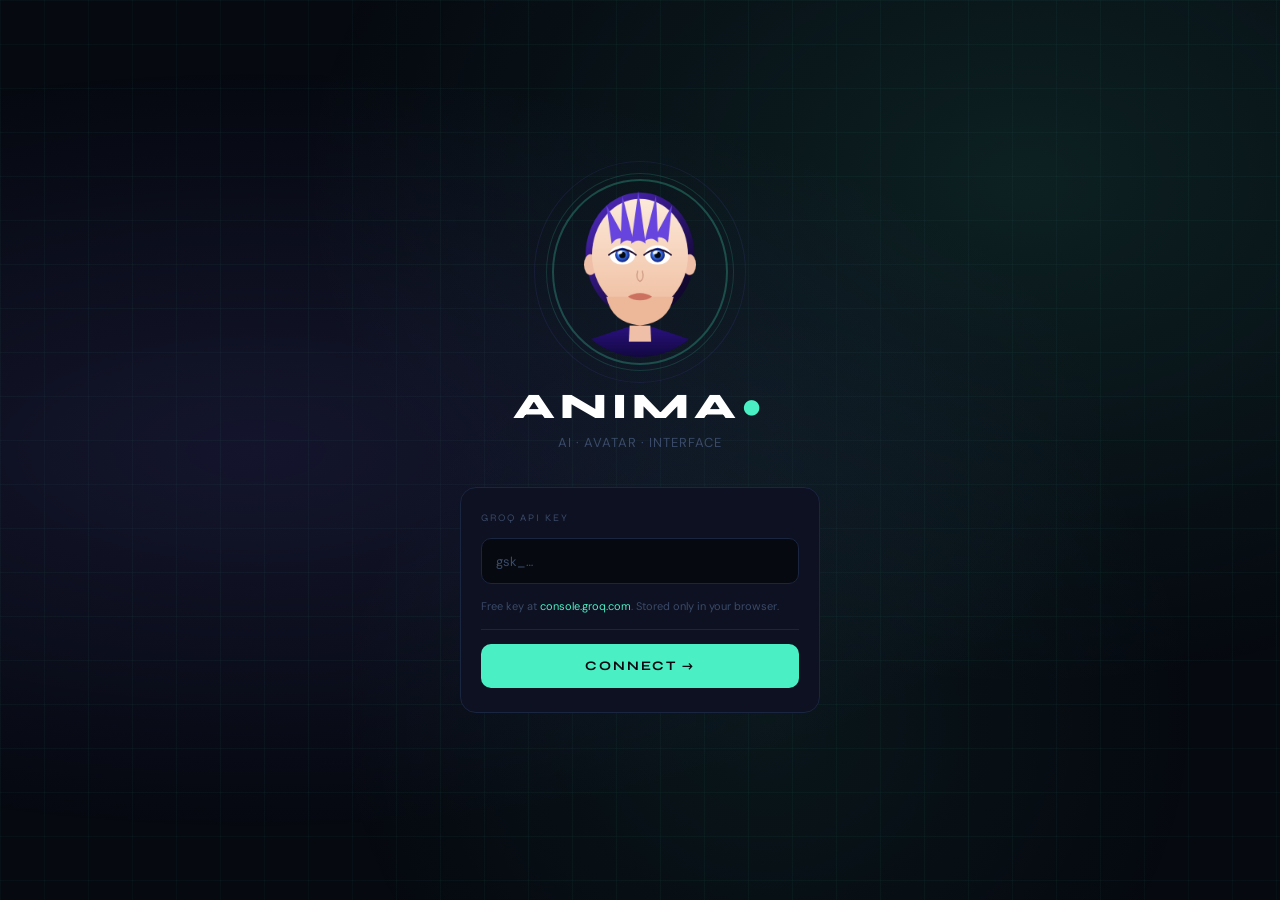
<file: index.html>
<!DOCTYPE html>
<html lang="en">
<head>
  <meta charset="UTF-8"/>
  <meta name="viewport" content="width=device-width, initial-scale=1.0"/>
  <title>ANIMA — Connect</title>
  <link href="https://fonts.googleapis.com/css2?family=Syne:wght@400;700;800&family=DM+Sans:wght@300;400&display=swap" rel="stylesheet"/>
  <style>
    *, *::before, *::after { box-sizing: border-box; margin: 0; padding: 0; }

    :root {
      --bg: #060910;
      --surface: #0d1122;
      --border: #1a2540;
      --accent: #4af0c4;
      --accent2: #7b6fff;
      --text: #c8d8f0;
      --muted: #3a4a68;
    }

    html, body {
      height: 100%; width: 100%;
      background: var(--bg);
      color: var(--text);
      font-family: 'DM Sans', sans-serif;
      overflow: hidden;
    }

    /* animated mesh background */
    .mesh {
      position: fixed; inset: 0; z-index: 0;
      background:
        radial-gradient(ellipse at 20% 50%, rgba(123,111,255,0.12) 0%, transparent 60%),
        radial-gradient(ellipse at 80% 20%, rgba(74,240,196,0.10) 0%, transparent 50%),
        radial-gradient(ellipse at 60% 80%, rgba(74,240,196,0.06) 0%, transparent 40%);
      animation: meshMove 12s ease-in-out infinite alternate;
    }
    @keyframes meshMove {
      0%   { filter: hue-rotate(0deg); }
      100% { filter: hue-rotate(25deg); }
    }

    .grid {
      position: fixed; inset: 0; z-index: 0;
      background-image:
        linear-gradient(rgba(74,240,196,0.035) 1px, transparent 1px),
        linear-gradient(90deg, rgba(74,240,196,0.035) 1px, transparent 1px);
      background-size: 44px 44px;
    }

    /* page layout */
    .page {
      position: relative; z-index: 10;
      height: 100vh;
      display: flex;
      flex-direction: column;
      align-items: center;
      justify-content: center;
      padding: 32px 24px;
      gap: 0;
    }

    /* avatar preview */
    .avatar-preview {
      position: relative;
      margin-bottom: 28px;
    }
    .avatar-preview canvas {
      display: block;
      width: 160px;
      height: 170px;
      border-radius: 50%;
      outline: 2px solid rgba(74,240,196,0.25);
      outline-offset: 6px;
    }
    .avatar-ring {
      position: absolute;
      inset: -14px;
      border-radius: 50%;
      border: 1px solid rgba(74,240,196,0.15);
      animation: ringPulse 3s ease-in-out infinite;
    }
    .avatar-ring2 {
      position: absolute;
      inset: -26px;
      border-radius: 50%;
      border: 1px solid rgba(123,111,255,0.1);
      animation: ringPulse 3s ease-in-out infinite 1s;
    }
    @keyframes ringPulse {
      0%, 100% { opacity: 0.4; transform: scale(1); }
      50% { opacity: 1; transform: scale(1.04); }
    }

    /* text */
    .brand {
      font-family: 'Syne', sans-serif;
      font-size: 36px;
      font-weight: 800;
      letter-spacing: 0.14em;
      color: #fff;
      margin-bottom: 6px;
    }
    .brand span { color: var(--accent); }

    .tagline {
      font-size: 13px;
      color: var(--muted);
      letter-spacing: 0.08em;
      margin-bottom: 36px;
      text-align: center;
    }

    /* card */
    .card {
      width: 100%;
      max-width: 360px;
      background: var(--surface);
      border: 1px solid var(--border);
      border-radius: 16px;
      padding: 24px 20px;
      display: flex;
      flex-direction: column;
      gap: 14px;
    }

    .card-label {
      font-family: 'Syne', sans-serif;
      font-size: 10px;
      letter-spacing: 0.2em;
      color: var(--muted);
    }

    input[type="password"] {
      width: 100%;
      background: var(--bg);
      border: 1px solid var(--border);
      border-radius: 10px;
      padding: 13px 14px;
      color: var(--text);
      font-family: 'DM Sans', sans-serif;
      font-size: 14px;
      outline: none;
      transition: border-color 0.2s, box-shadow 0.2s;
      letter-spacing: 0.04em;
    }
    input:focus {
      border-color: var(--accent);
      box-shadow: 0 0 0 3px rgba(74,240,196,0.08);
    }
    input::placeholder { color: var(--muted); font-size: 13px; letter-spacing: 0; }
    input.error { border-color: #ff6b6b; }

    .hint {
      font-size: 11px;
      color: var(--muted);
      line-height: 1.5;
    }
    .hint a { color: var(--accent); text-decoration: none; }

    .connect-btn {
      width: 100%;
      padding: 14px;
      background: var(--accent);
      border: none;
      border-radius: 10px;
      color: #060910;
      font-family: 'Syne', sans-serif;
      font-size: 13px;
      font-weight: 700;
      letter-spacing: 0.15em;
      cursor: pointer;
      transition: all 0.2s;
    }
    .connect-btn:hover { background: #2de0aa; box-shadow: 0 0 24px rgba(74,240,196,0.35); }
    .connect-btn:active { transform: scale(0.98); }

    .error-msg {
      font-size: 12px;
      color: #ff6b6b;
      text-align: center;
      display: none;
    }

    .divider {
      height: 1px;
      background: var(--border);
    }
  </style>
</head>
<body>

<div class="mesh"></div>
<div class="grid"></div>

<div class="page">

  <div class="avatar-preview">
    <div class="avatar-ring2"></div>
    <div class="avatar-ring"></div>
    <canvas id="previewCanvas" width="200" height="212"></canvas>
  </div>

  <div class="brand">ANIMA<span>●</span></div>
  <p class="tagline">AI · AVATAR · INTERFACE</p>

  <div class="card">
    <span class="card-label">GROQ API KEY</span>
    <input type="password" id="keyInput" placeholder="gsk_…" autocomplete="off" autocorrect="off" spellcheck="false"/>
    <p class="hint">
      Free key at <a href="https://console.groq.com" target="_blank">console.groq.com</a>.
      Stored only in your browser.
    </p>
    <div class="divider"></div>
    <p class="error-msg" id="errMsg">Invalid key format. Must start with gsk_</p>
    <button class="connect-btn" onclick="connect()">CONNECT →</button>
  </div>

</div>

<script>
// ── Tiny preview avatar (idle only) ──
const pc = document.getElementById('previewCanvas');
const pctx = pc.getContext('2d');
const PW = pc.width, PH = pc.height;
let pt = 0;

function drawPreview() {
  pctx.clearRect(0, 0, PW, PH);
  const cx = PW / 2, cy = PH / 2 - 15 + Math.sin(pt * 0.018) * 2;

  // Body
  const bg = pctx.createLinearGradient(cx, cy+80, cx, cy+120);
  bg.addColorStop(0, '#2a1280'); bg.addColorStop(1, '#130840');
  pctx.fillStyle = bg;
  pctx.beginPath();
  pctx.moveTo(cx-16, cy+82);
  pctx.bezierCurveTo(cx-55,cy+95,cx-100,cy+108,cx-110,cy+120);
  pctx.lineTo(cx+110,cy+120); 
  pctx.bezierCurveTo(cx+100,cy+108,cx+55,cy+95,cx+16,cy+82);
  pctx.closePath(); pctx.fill();

  // Neck
  pctx.fillStyle='#f0bfa8';
  pctx.beginPath(); pctx.moveTo(cx-13,cy+80); pctx.lineTo(cx-14,cy+100);
  pctx.lineTo(cx+14,cy+100); pctx.lineTo(cx+13,cy+80); pctx.closePath(); pctx.fill();

  // Hair back
  const hg = pctx.createLinearGradient(cx-70,cy-90,cx+40,cy+40);
  hg.addColorStop(0,'#5533cc'); hg.addColorStop(0.4,'#3a1a90'); hg.addColorStop(1,'#120830');
  pctx.fillStyle=hg;
  pctx.beginPath(); pctx.ellipse(cx,cy-8,68,78,0,0,Math.PI*2); pctx.fill();

  // Ears
  pctx.fillStyle='#f0bfa8';
  [-62,62].forEach(dx => {
    pctx.beginPath(); pctx.ellipse(cx+dx,cy+4,8,13,0,0,Math.PI*2); pctx.fill();
  });

  // Face
  const fg = pctx.createLinearGradient(cx,cy-72,cx,cy+80);
  fg.addColorStop(0,'#fce8d8'); fg.addColorStop(0.5,'#f5d0b8'); fg.addColorStop(1,'#ecb898');
  pctx.fillStyle=fg;
  pctx.beginPath(); pctx.ellipse(cx,cy-8,60,70,0,0,Math.PI*2); pctx.fill();
  pctx.beginPath();
  pctx.moveTo(cx-42,cy+44); pctx.quadraticCurveTo(cx-36,cy+76,cx,cy+80);
  pctx.quadraticCurveTo(cx+36,cy+76,cx+42,cy+44);
  pctx.fillStyle='#edb89a'; pctx.fill();

  // Eyes (simple, with blink)
  const blinkY = Math.abs(Math.sin(pt * 0.04)) > 0.97 ? 1 : 0;
  [cx-22,cx+22].forEach(ex => {
    const ey = cy - 8;
    pctx.save();
    pctx.beginPath(); pctx.ellipse(ex,ey,16,12*(1-blinkY*0.9),0,0,Math.PI*2); pctx.clip();
    pctx.fillStyle='#fff'; pctx.fillRect(ex-16,ey-12,32,24);
    const ig = pctx.createRadialGradient(ex-2,ey-3,1,ex,ey,10);
    ig.addColorStop(0,'#c0eeff'); ig.addColorStop(0.35,'#5090ff');
    ig.addColorStop(0.75,'#1a3aaa'); ig.addColorStop(1,'#070f30');
    pctx.fillStyle=ig; pctx.beginPath(); pctx.arc(ex,ey,9,0,Math.PI*2); pctx.fill();
    pctx.fillStyle='#040810'; pctx.beginPath(); pctx.arc(ex,ey,4,0,Math.PI*2); pctx.fill();
    pctx.fillStyle='rgba(255,255,255,0.9)'; pctx.beginPath(); pctx.ellipse(ex-3,ey-3,3,2,-.4,0,Math.PI*2); pctx.fill();
    pctx.restore();
    // eyeliner
    pctx.strokeStyle='#18082a'; pctx.lineWidth=2; pctx.lineCap='round';
    pctx.beginPath(); pctx.moveTo(ex-17,ey); pctx.quadraticCurveTo(ex,ey-14,ex+17,ey); pctx.stroke();
  });

  // Eyebrows
  pctx.strokeStyle='#28086a'; pctx.lineWidth=2.5; pctx.lineCap='round';
  [[cx-22,-1],[cx+22,1]].forEach(([ex,d]) => {
    pctx.beginPath(); pctx.moveTo(ex-12,cy-30); pctx.quadraticCurveTo(ex,cy-36,ex+12,cy-28); pctx.stroke();
  });

  // Nose
  pctx.strokeStyle='#c8907a'; pctx.lineWidth=1.2;
  pctx.beginPath(); pctx.moveTo(cx-3,cy+12); pctx.quadraticCurveTo(cx-6,cy+22,cx,cy+25);
  pctx.quadraticCurveTo(cx+6,cy+22,cx+3,cy+12); pctx.stroke();

  // Mouth (slight smile)
  pctx.fillStyle='#cc7060';
  pctx.beginPath();
  pctx.moveTo(cx-15,cy+44); pctx.bezierCurveTo(cx-7,cy+38,cx+7,cy+38,cx+15,cy+44);
  pctx.bezierCurveTo(cx+7,cy+50,cx-7,cy+50,cx-15,cy+44); pctx.closePath(); pctx.fill();

  // Spiky hair front
  const sg = pctx.createLinearGradient(cx-40,cy-100,cx+30,cy-50);
  sg.addColorStop(0,'#6644dd'); sg.addColorStop(1,'#2a1270');
  pctx.fillStyle=sg;
  [{ox:-42,oy:-70,w:18,h:48,a:-.32},{ox:-22,oy:-82,w:17,h:60,a:-.1},
   {ox:-2,oy:-88,w:18,h:66,a:0},{ox:20,oy:-82,w:17,h:58,a:.1},{ox:40,oy:-70,w:18,h:46,a:.3}
  ].forEach(s=>{
    pctx.save(); pctx.translate(cx+s.ox,cy+s.oy); pctx.rotate(s.a);
    pctx.beginPath(); pctx.moveTo(0,0); pctx.lineTo(-s.w/2,s.h); pctx.quadraticCurveTo(0,s.h-8,s.w/2,s.h); pctx.closePath(); pctx.fill();
    pctx.restore();
  });

  pt++;
  requestAnimationFrame(drawPreview);
}
drawPreview();

// ── Key validation ──
function connect() {
  const key = document.getElementById('keyInput').value.trim();
  const inp = document.getElementById('keyInput');
  const err = document.getElementById('errMsg');

  if (!key.startsWith('gsk_') || key.length < 20) {
    inp.classList.add('error');
    err.style.display = 'block';
    return;
  }
  inp.classList.remove('error');
  err.style.display = 'none';
  localStorage.setItem('anima_groq_key', key);
  window.location.href = 'app.html';
}

document.getElementById('keyInput').addEventListener('keydown', e => {
  if (e.key === 'Enter') connect();
});

// If key already set, go straight to app
if (localStorage.getItem('anima_groq_key')) {
  window.location.href = 'app.html';
}
</script>
</body>
</html>
</file>
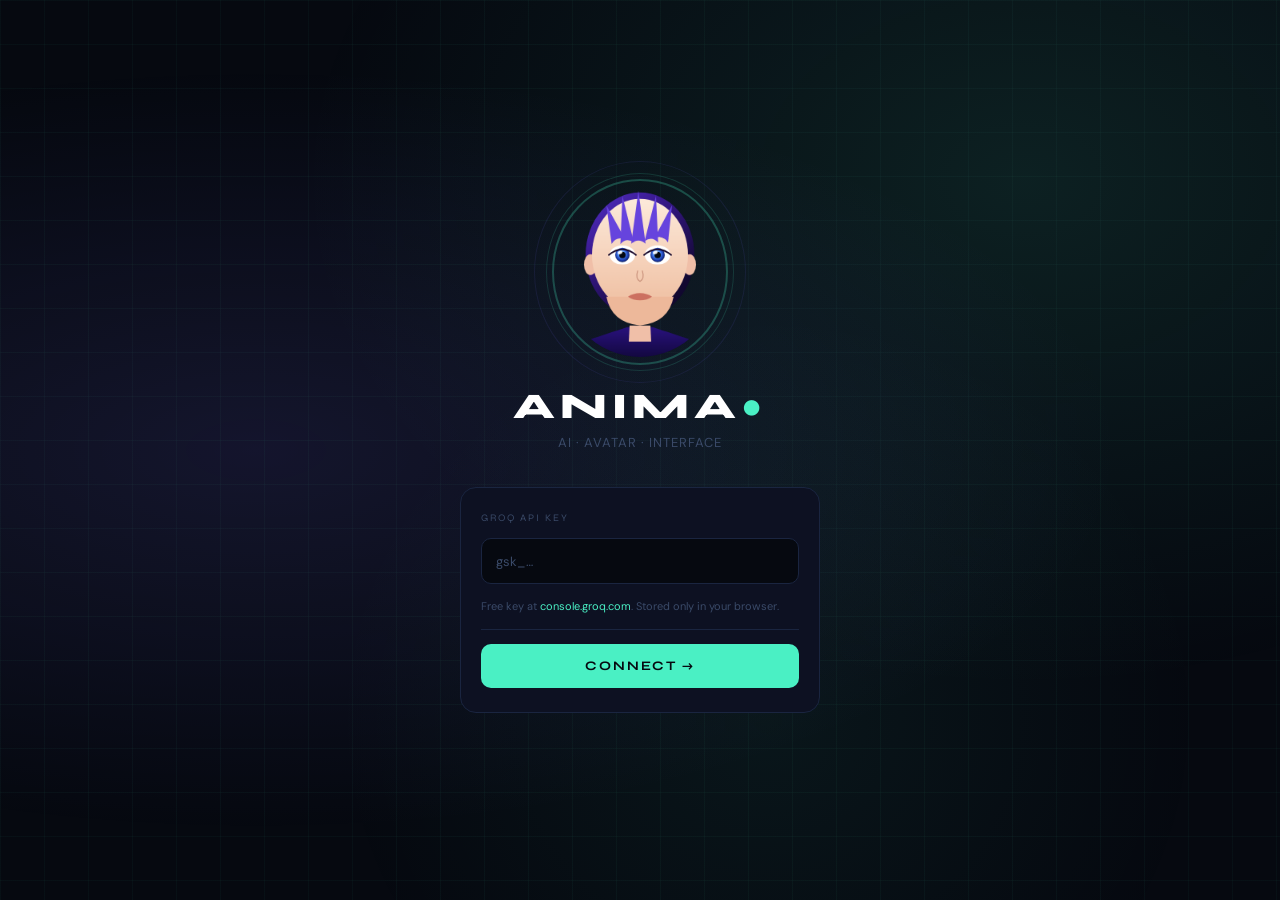
<file: app.html>
<!DOCTYPE html>
<html lang="en">
<head>
  <meta charset="UTF-8"/>
  <meta name="viewport" content="width=device-width, initial-scale=1.0"/>
  <title>ANIMA — Chat</title>
  <link href="https://fonts.googleapis.com/css2?family=Syne:wght@400;700;800&family=DM+Sans:wght@300;400&display=swap" rel="stylesheet"/>
  <style>
    *, *::before, *::after { box-sizing: border-box; margin: 0; padding: 0; }

    :root {
      --bg: #060910;
      --surface: #0d1122;
      --surface2: #121828;
      --border: #1a2540;
      --accent: #4af0c4;
      --accent2: #7b6fff;
      --text: #c8d8f0;
      --muted: #3a4a68;
      --font-d: 'Syne', sans-serif;
      --font-b: 'DM Sans', sans-serif;
    }

    html, body {
      height: 100%; width: 100%;
      background: var(--bg);
      color: var(--text);
      font-family: var(--font-b);
      font-size: 14px;
      overflow: hidden;
    }

    .grid {
      position: fixed; inset: 0; z-index: 0;
      background-image:
        linear-gradient(rgba(74,240,196,0.03) 1px, transparent 1px),
        linear-gradient(90deg, rgba(74,240,196,0.03) 1px, transparent 1px);
      background-size: 44px 44px;
      pointer-events: none;
    }

    /* ── HEADER ── */
    header {
      position: relative; z-index: 20;
      display: flex; align-items: center; justify-content: space-between;
      height: 48px; padding: 0 16px;
      background: rgba(6,9,16,0.96);
      border-bottom: 1px solid var(--border);
      backdrop-filter: blur(10px);
      flex-shrink: 0;
    }
    .logo { font-family: var(--font-d); font-size: 18px; font-weight: 800; letter-spacing: .14em; color:#fff; }
    .logo span { color: var(--accent); }

    .header-right { display: flex; align-items: center; gap: 10px; }

    .status {
      display: flex; align-items: center; gap: 6px;
      font-family: var(--font-d); font-size: 9px; letter-spacing: .18em; color: var(--muted);
    }
    .sdot {
      width: 6px; height: 6px; border-radius: 50%; background: var(--muted);
      transition: background .4s, box-shadow .4s;
    }
    .sdot.online  { background: var(--accent); box-shadow: 0 0 7px var(--accent); }
    .sdot.thinking { background: var(--accent2); box-shadow: 0 0 7px var(--accent2); animation: blink .5s infinite; }
    @keyframes blink { 50% { opacity:.15; } }
    @keyframes pulse { 0%,100%{opacity:1;} 50%{opacity:.2;} }
    .logo span { animation: pulse 2s ease-in-out infinite; }

    .disconnect-btn {
      font-family: var(--font-d); font-size: 9px; letter-spacing: .12em;
      color: var(--muted); background: none; border: 1px solid var(--border);
      border-radius: 6px; padding: 4px 9px; cursor: pointer; transition: all .2s;
    }
    .disconnect-btn:hover { color: #ff6b6b; border-color: #ff6b6b; }

    /* ── APP BODY ── */
    .app {
      position: relative; z-index: 10;
      display: flex; flex-direction: column;
      height: calc(100dvh - 48px);
    }

    /* ── AVATAR PANEL ── */
    .avatar-panel {
      flex-shrink: 0;
      display: flex; flex-direction: column; align-items: center;
      background: var(--surface);
      border-bottom: 1px solid var(--border);
      padding: 12px 0 8px;
      gap: 6px;
      position: relative;
      overflow: hidden;
    }

    .avatar-glow {
      position: absolute; inset: 0;
      background: radial-gradient(ellipse at 50% 60%, rgba(74,240,196,0.07) 0%, transparent 65%);
      pointer-events: none;
      animation: glowPulse 4s ease-in-out infinite;
    }
    @keyframes glowPulse { 0%,100%{opacity:.7;} 50%{opacity:1;} }

    #avatarCanvas {
      display: block;
      width: 180px; height: 192px;
      position: relative; z-index: 2;
    }

    .expr-strip {
      display: flex; gap: 2px; z-index: 3;
    }
    .expr-btn {
      font-size: 20px; padding: 5px 7px;
      background: none; border: 1px solid transparent;
      border-radius: 8px; cursor: pointer;
      transition: transform .15s, background .15s;
      line-height: 1;
    }
    .expr-btn:active { transform: scale(1.3); background: var(--surface2); border-color: var(--border); }

    .expr-label {
      font-family: var(--font-d); font-size: 8px; letter-spacing: .25em;
      color: var(--accent); opacity: .55; z-index: 3;
    }

    /* ── CHAT ── */
    .chat-panel {
      display: flex; flex-direction: column;
      flex: 1; min-height: 0;
      background: var(--bg);
    }

    .chat-history {
      flex: 1; overflow-y: auto;
      padding: 14px 14px 6px;
      display: flex; flex-direction: column; gap: 10px;
      -webkit-overflow-scrolling: touch;
      scrollbar-width: thin; scrollbar-color: var(--border) transparent;
    }

    .msg { display: flex; flex-direction: column; gap: 3px; animation: fadeUp .22s ease; }
    @keyframes fadeUp { from{opacity:0;transform:translateY(5px);} to{opacity:1;transform:translateY(0);} }

    .bubble {
      padding: 9px 13px; border-radius: 12px;
      line-height: 1.55; max-width: 86%; font-size: 13px;
    }

    .msg.user  { align-items: flex-end; }
    .msg.user .bubble  { background: var(--surface2); border: 1px solid var(--border); border-bottom-right-radius: 3px; }

    .msg.ai    { align-items: flex-start; }
    .msg.ai .bubble {
      background: linear-gradient(135deg, rgba(74,240,196,0.09), rgba(123,111,255,0.07));
      border: 1px solid rgba(74,240,196,0.2);
      border-bottom-left-radius: 3px; color: #e8f4ff;
    }

    .msg.sys { align-items: center; }
    .msg.sys span { font-size: 11px; color: var(--muted); font-style: italic; text-align: center; }

    .mlabel { font-family: var(--font-d); font-size: 9px; letter-spacing: .18em; color: var(--muted); padding: 0 4px; }

    /* thinking dots */
    .dots span { display:inline-block; animation: dot 1.2s infinite; font-size:18px; }
    .dots span:nth-child(2){animation-delay:.2s;} .dots span:nth-child(3){animation-delay:.4s;}
    @keyframes dot{0%,80%,100%{opacity:.2;transform:translateY(0);}40%{opacity:1;transform:translateY(-4px);}}

    /* ── INPUT BAR ── */
    .input-bar {
      display: flex; align-items: center; gap: 7px;
      padding: 9px 12px;
      border-top: 1px solid var(--border);
      background: var(--surface);
      flex-shrink: 0;
    }

    input[type="text"] {
      flex: 1; min-width: 0;
      background: var(--bg); border: 1px solid var(--border);
      border-radius: 10px; padding: 10px 12px;
      color: var(--text); font-family: var(--font-b); font-size: 13px;
      outline: none; transition: border-color .2s;
    }
    input:focus { border-color: var(--accent); }
    input::placeholder { color: var(--muted); }

    .send-btn {
      background: var(--accent); border: none; border-radius: 10px;
      color: #060910; font-size: 16px; font-weight: 700;
      width: 42px; height: 42px; cursor: pointer; flex-shrink: 0;
      display: flex; align-items: center; justify-content: center;
      transition: all .2s;
    }
    .send-btn:active { background: #2de0aa; transform: scale(.96); }
    .send-btn:disabled { opacity: .4; cursor: default; }

    .mute-btn {
      background: none; border: 1px solid var(--border); border-radius: 10px;
      font-size: 16px; width: 42px; height: 42px; cursor: pointer; flex-shrink: 0;
      display: flex; align-items: center; justify-content: center;
      transition: border-color .2s;
    }
    .mute-btn:hover { border-color: var(--accent); }

    /* ── DESKTOP ── */
    @media (min-width: 700px) {
      .app { flex-direction: row; }
      .avatar-panel {
        width: 300px; flex-shrink: 0;
        border-bottom: none; border-right: 1px solid var(--border);
        justify-content: center;
      }
      #avatarCanvas { width: 240px; height: 256px; }
    }
  </style>
</head>
<body>
<div class="grid"></div>

<header>
  <div class="logo">ANIMA<span>●</span></div>
  <div class="header-right">
    <div class="status">
      <span class="sdot" id="sdot"></span>
      <span id="stext">OFFLINE</span>
    </div>
    <button class="disconnect-btn" onclick="disconnect()">✕ KEY</button>
  </div>
</header>

<div class="app">
  <div class="avatar-panel">
    <div class="avatar-glow"></div>
    <canvas id="avatarCanvas" width="300" height="320"></canvas>
    <div class="expr-strip">
      <button class="expr-btn" onclick="setExpression('happy')"    title="Happy">😊</button>
      <button class="expr-btn" onclick="setExpression('sad')"      title="Sad">😢</button>
      <button class="expr-btn" onclick="setExpression('angry')"    title="Angry">😠</button>
      <button class="expr-btn" onclick="setExpression('surprised')" title="Surprised">😲</button>
      <button class="expr-btn" onclick="setExpression('neutral')"  title="Neutral">😐</button>
    </div>
    <div class="expr-label" id="exprLabel">NEUTRAL</div>
  </div>

  <div class="chat-panel">
    <div class="chat-history" id="chatHistory">
      <div class="msg sys"><span>ANIMA is ready. Say something!</span></div>
    </div>
    <div class="input-bar">
      <input type="text" id="userInput" placeholder="Say something…"
             onkeydown="if(event.key==='Enter')sendMessage()"/>
      <button class="send-btn" id="sendBtn" onclick="sendMessage()">▶</button>
      <button class="mute-btn" id="muteBtn" onclick="toggleMute()">🔊</button>
    </div>
  </div>
</div>

<script src="avatar.js"></script>
<script src="ai.js"></script>
<script>
  // Redirect to index if no key
  if (!localStorage.getItem('anima_groq_key')) {
    window.location.href = 'index.html';
  }

  function disconnect() {
    if (confirm('Remove API key and return to login?')) {
      localStorage.removeItem('anima_groq_key');
      window.location.href = 'index.html';
    }
  }
</script>
</body>
</html>
</file>
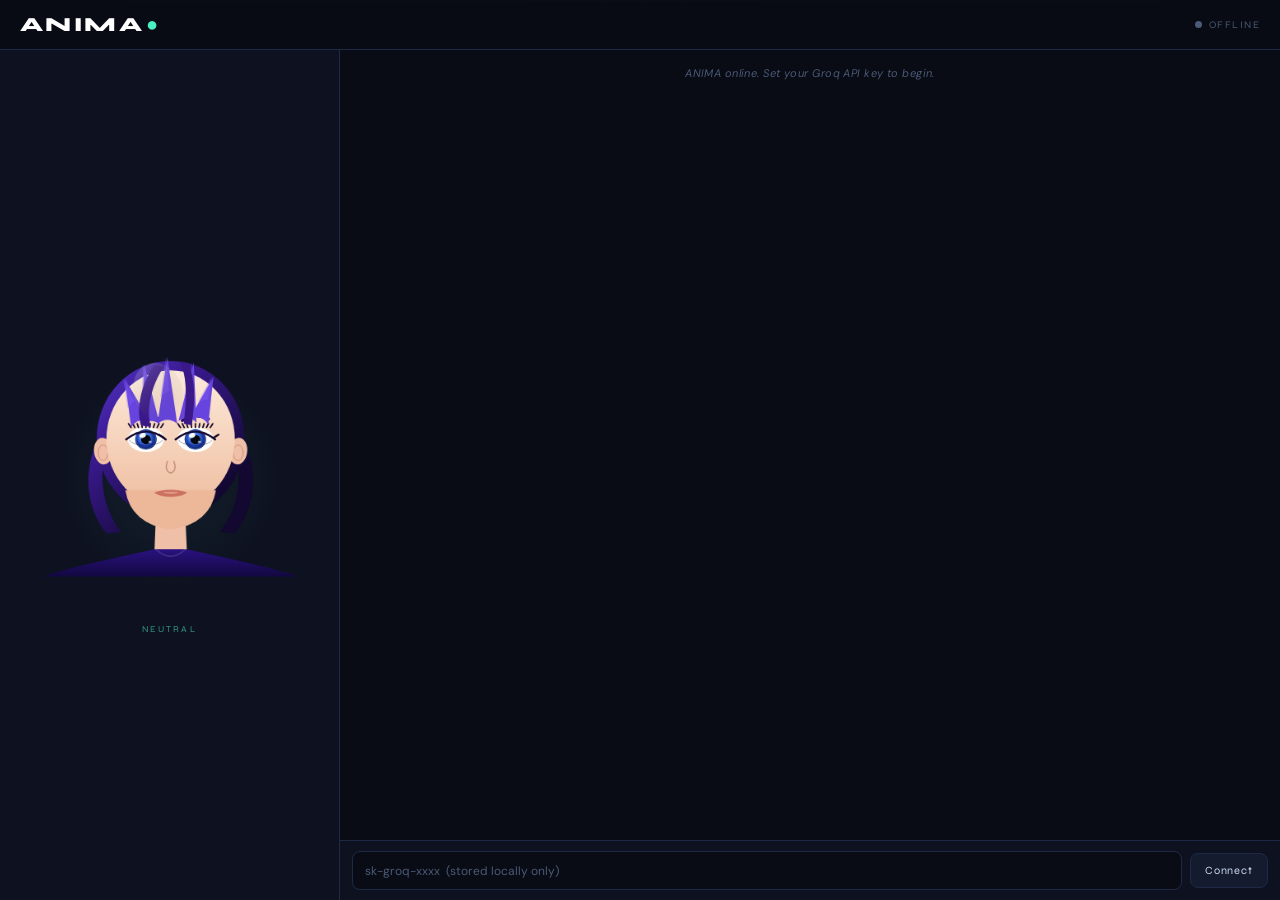
<file: index-3.html>
<!DOCTYPE html>
<html lang="en">
<head>
  <meta charset="UTF-8" />
  <meta name="viewport" content="width=device-width, initial-scale=1.0" />
  <title>ANIMA — AI Avatar</title>
  <link rel="stylesheet" href="style.css" />
  <link href="https://fonts.googleapis.com/css2?family=Syne:wght@400;700;800&family=DM+Sans:ital,wght@0,300;0,400;1,300&display=swap" rel="stylesheet" />
</head>
<body>

  <div class="bg-grid"></div>
  <div class="scan-line"></div>

  <header>
    <div class="logo">ANIMA<span class="dot">●</span></div>
    <div class="status-bar">
      <span class="status-dot" id="statusDot"></span>
      <span id="statusText">OFFLINE</span>
    </div>
  </header>

  <main>
    <section class="avatar-stage">
      <div class="avatar-glow"></div>
      <canvas id="avatarCanvas" width="340" height="380"></canvas>
      <div class="expression-label" id="expressionLabel">NEUTRAL</div>
    </section>

    <section class="chat-panel">
      <div class="chat-history" id="chatHistory">
        <div class="message system">
          <span>ANIMA online. Set your Groq API key to begin.</span>
        </div>
      </div>

      <div class="api-key-row" id="apiKeyRow">
        <input type="password" id="apiKeyInput" placeholder="sk-groq-xxxx  (stored locally only)" />
        <button id="apiKeyBtn" onclick="setApiKey()">Connect</button>
      </div>

      <div class="input-row" id="inputRow" style="display:none">
        <button class="expr-btn" onclick="setExpression('happy')" title="Happy">😊</button>
        <button class="expr-btn" onclick="setExpression('sad')" title="Sad">😢</button>
        <button class="expr-btn" onclick="setExpression('angry')" title="Angry">😠</button>
        <button class="expr-btn" onclick="setExpression('surprised')" title="Surprised">😲</button>
        <input type="text" id="userInput" placeholder="Say something…" onkeydown="if(event.key==='Enter') sendMessage()" />
        <button id="sendBtn" onclick="sendMessage()">▶</button>
        <button id="muteBtn" onclick="toggleMute()" title="Toggle voice">🔊</button>
      </div>
    </section>
  </main>

  <script src="avatar.js"></script>
  <script src="ai.js"></script>
</body>
</html>
</file>
<file: style.css>
/* ── RESET & BASE ── */
*, *::before, *::after { box-sizing: border-box; margin: 0; padding: 0; }

:root {
  --bg: #090c14;
  --surface: #0e1220;
  --surface2: #151b2e;
  --border: #1e2a45;
  --accent: #4af0c4;
  --accent2: #7b6fff;
  --text: #c8d8f0;
  --muted: #4a5a78;
  --font-display: 'Syne', sans-serif;
  --font-body: 'DM Sans', sans-serif;
}

html, body {
  height: 100%; width: 100%;
  background: var(--bg);
  color: var(--text);
  font-family: var(--font-body);
  font-size: 14px;
  overflow: hidden;
}

.bg-grid {
  position: fixed; inset: 0;
  background-image:
    linear-gradient(rgba(74,240,196,0.04) 1px, transparent 1px),
    linear-gradient(90deg, rgba(74,240,196,0.04) 1px, transparent 1px);
  background-size: 40px 40px;
  pointer-events: none; z-index: 0;
}

.scan-line {
  position: fixed; top: 0; left: 0; right: 0; height: 2px;
  background: linear-gradient(90deg, transparent, var(--accent), transparent);
  opacity: 0.3; animation: scan 8s linear infinite;
  z-index: 1; pointer-events: none;
}
@keyframes scan { 0% { top: 0; } 100% { top: 100%; } }

header {
  position: relative; z-index: 10;
  display: flex; align-items: center; justify-content: space-between;
  padding: 12px 20px;
  border-bottom: 1px solid var(--border);
  background: rgba(9,12,20,0.95);
  backdrop-filter: blur(12px);
  height: 50px; flex-shrink: 0;
}

.logo {
  font-family: var(--font-display);
  font-size: 20px; font-weight: 800; letter-spacing: 0.12em; color: #fff;
}
.logo .dot { color: var(--accent); margin-left: 2px; animation: pulse 2s ease-in-out infinite; }
@keyframes pulse { 0%, 100% { opacity: 1; } 50% { opacity: 0.2; } }

.status-bar {
  display: flex; align-items: center; gap: 7px;
  font-family: var(--font-display); font-size: 10px; letter-spacing: 0.15em; color: var(--muted);
}
.status-dot { width: 7px; height: 7px; border-radius: 50%; background: var(--muted); transition: background 0.4s, box-shadow 0.4s; }
.status-dot.online  { background: var(--accent); box-shadow: 0 0 8px var(--accent); }
.status-dot.thinking { background: var(--accent2); box-shadow: 0 0 8px var(--accent2); animation: blink 0.5s infinite; }
@keyframes blink { 50% { opacity: 0.15; } }

/* MAIN — mobile column */
main {
  position: relative; z-index: 5;
  display: flex; flex-direction: column;
  height: calc(100dvh - 50px);
}

/* AVATAR STAGE */
.avatar-stage {
  position: relative;
  display: flex; flex-direction: column; align-items: center; justify-content: center;
  background: var(--surface);
  border-bottom: 1px solid var(--border);
  flex-shrink: 0;
  padding: 10px 0 6px; gap: 6px;
}

.avatar-glow {
  position: absolute; width: 220px; height: 220px; border-radius: 50%;
  background: radial-gradient(circle, rgba(74,240,196,0.07) 0%, transparent 70%);
  animation: glowPulse 4s ease-in-out infinite; pointer-events: none;
}
@keyframes glowPulse {
  0%, 100% { transform: scale(1); opacity: 0.7; }
  50% { transform: scale(1.12); opacity: 1; }
}

#avatarCanvas { position: relative; z-index: 2; width: 200px; height: 214px; }

.expr-strip { display: flex; gap: 4px; z-index: 3; }

.expr-btn {
  padding: 6px 8px; font-size: 18px; border-radius: 8px;
  background: transparent; border: 1px solid transparent;
  cursor: pointer; transition: transform 0.15s, background 0.15s; line-height: 1;
}
.expr-btn:hover, .expr-btn:active {
  transform: scale(1.25); background: var(--surface2); border-color: var(--border);
}

.expression-label {
  font-family: var(--font-display); font-size: 9px; letter-spacing: 0.25em;
  color: var(--accent); opacity: 0.6; z-index: 3;
}

/* CHAT PANEL */
.chat-panel { display: flex; flex-direction: column; flex: 1; min-height: 0; background: var(--bg); }

.chat-history {
  flex: 1; overflow-y: auto;
  padding: 16px 16px 8px;
  display: flex; flex-direction: column; gap: 12px;
  -webkit-overflow-scrolling: touch;
  scrollbar-width: thin; scrollbar-color: var(--border) transparent;
}

.message { display: flex; flex-direction: column; gap: 3px; animation: fadeUp 0.25s ease forwards; }
@keyframes fadeUp { from { opacity: 0; transform: translateY(6px); } to { opacity: 1; transform: translateY(0); } }

.message .bubble { padding: 9px 13px; border-radius: 12px; line-height: 1.55; max-width: 88%; font-size: 13px; }

.message.user { align-items: flex-end; }
.message.user .bubble { background: var(--surface2); border: 1px solid var(--border); border-bottom-right-radius: 3px; }

.message.ai { align-items: flex-start; }
.message.ai .bubble {
  background: linear-gradient(135deg, rgba(74,240,196,0.09), rgba(123,111,255,0.07));
  border: 1px solid rgba(74,240,196,0.2);
  border-bottom-left-radius: 3px; color: #e8f4ff;
}

.message.system { align-items: center; }
.message.system span { font-size: 11px; color: var(--muted); letter-spacing: 0.04em; font-style: italic; text-align: center; }

.msg-label { font-family: var(--font-display); font-size: 9px; letter-spacing: 0.2em; color: var(--muted); padding: 0 4px; }

.api-key-row, .input-row {
  display: flex; gap: 8px; padding: 10px 12px;
  border-top: 1px solid var(--border);
  background: var(--surface); align-items: center; flex-shrink: 0;
}

input[type="text"], input[type="password"] {
  flex: 1; background: var(--bg); border: 1px solid var(--border);
  border-radius: 8px; padding: 10px 12px; color: var(--text);
  font-family: var(--font-body); font-size: 13px; outline: none;
  transition: border-color 0.2s; min-width: 0;
}
input:focus { border-color: var(--accent); }
input::placeholder { color: var(--muted); font-size: 12px; }

button {
  background: var(--surface2); border: 1px solid var(--border);
  border-radius: 8px; color: var(--text); padding: 10px 14px; cursor: pointer;
  font-family: var(--font-display); font-size: 11px; letter-spacing: 0.08em;
  transition: all 0.2s; white-space: nowrap; flex-shrink: 0;
}
button:hover, button:active { border-color: var(--accent); color: var(--accent); }

#sendBtn { background: var(--accent); border-color: var(--accent); color: #090c14; font-size: 15px; font-weight: 700; padding: 10px 13px; }
#sendBtn:active { background: #2de0aa; }

#muteBtn { font-size: 16px; padding: 10px 11px; background: transparent; border-color: var(--border); }

.thinking-dots span { display: inline-block; animation: dot 1.2s infinite; font-size: 18px; }
.thinking-dots span:nth-child(2) { animation-delay: 0.2s; }
.thinking-dots span:nth-child(3) { animation-delay: 0.4s; }
@keyframes dot { 0%, 80%, 100% { opacity: 0.2; transform: translateY(0); } 40% { opacity: 1; transform: translateY(-4px); } }

/* DESKTOP */
@media (min-width: 700px) {
  main { flex-direction: row; }
  .avatar-stage { width: 340px; flex-shrink: 0; border-bottom: none; border-right: 1px solid var(--border); }
  #avatarCanvas { width: 280px; height: 298px; }
}
</file>
